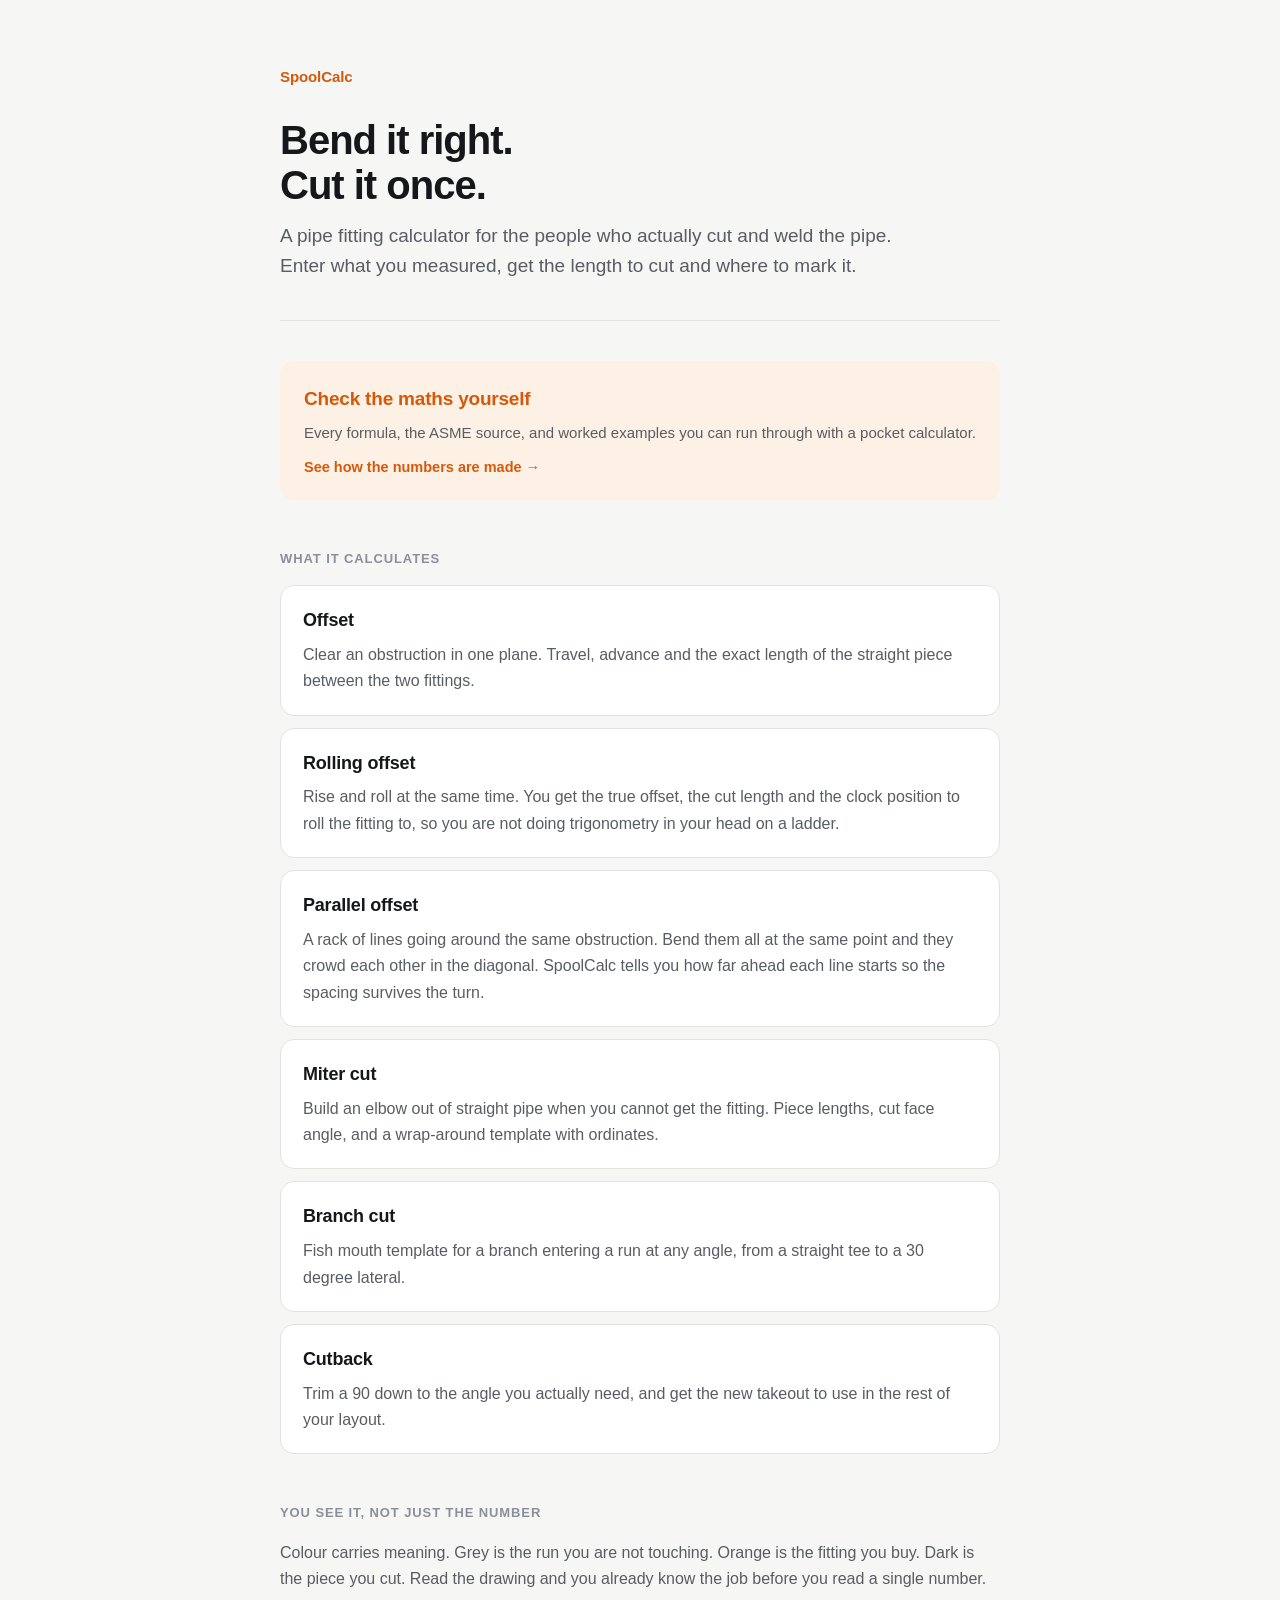
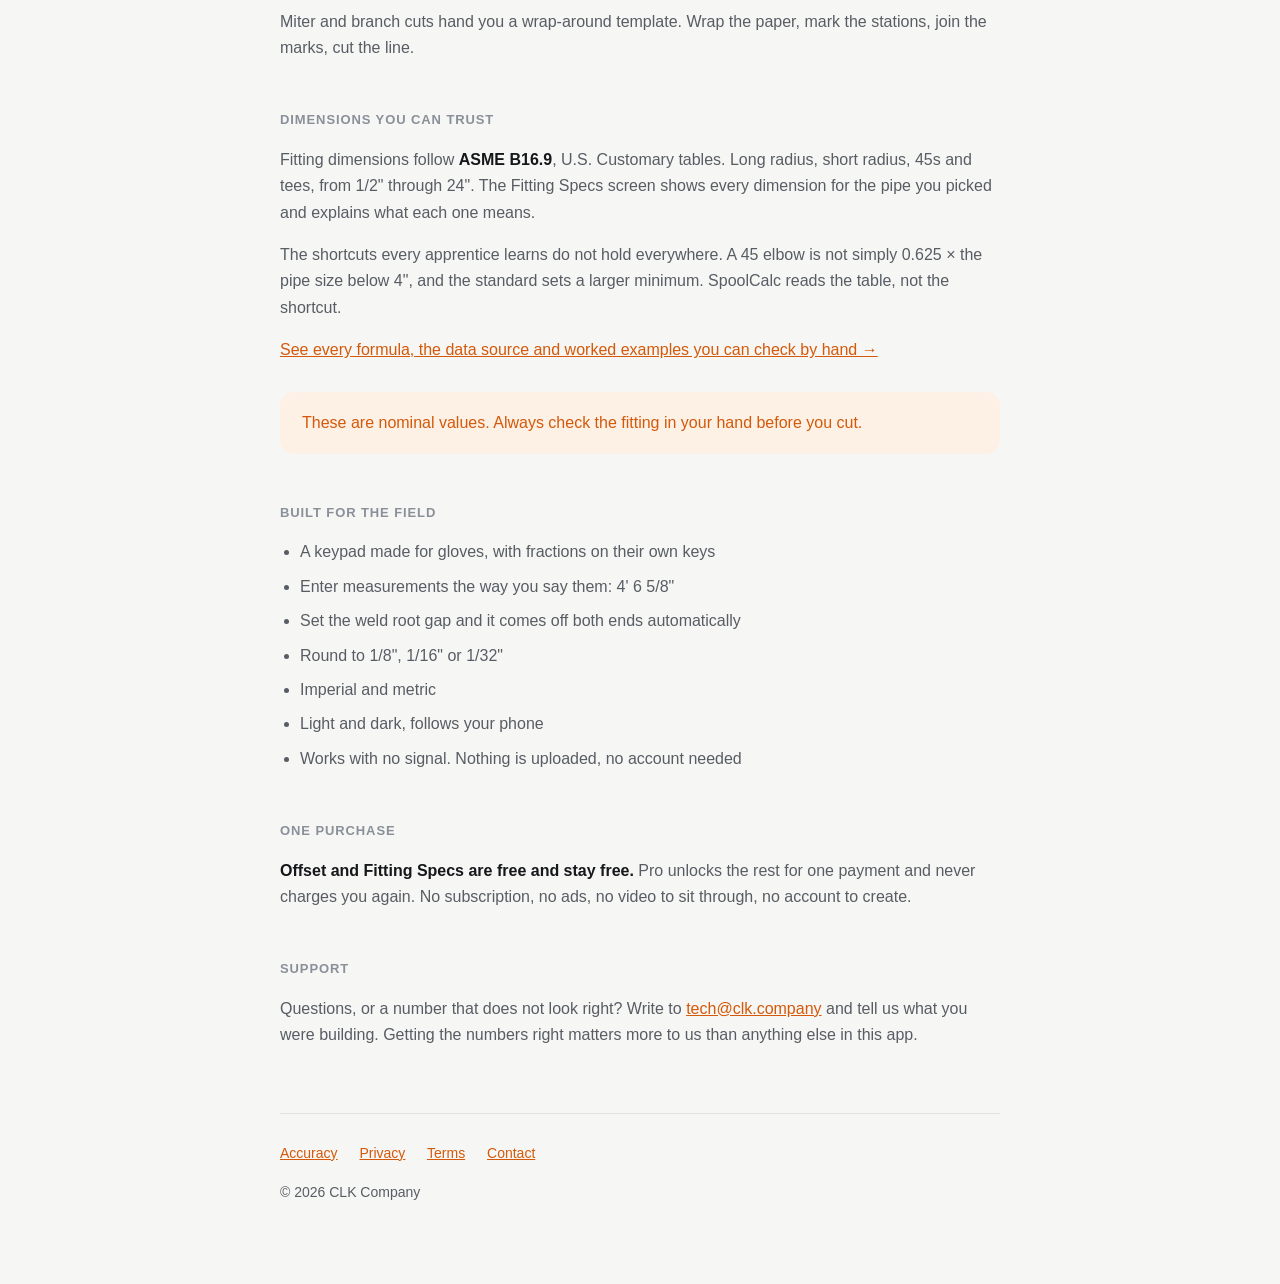
<file: index.html>
<!DOCTYPE html>
<html lang="en">
<head>
<meta charset="utf-8">
<meta name="viewport" content="width=device-width, initial-scale=1">
<title>SpoolCalc — Pipe fitting calculator for iPhone</title>
<meta name="description" content="A pipe fitting calculator for the people who cut and weld the pipe. Offsets, rolling offsets, miter cuts, branch templates and cutbacks, drawn so you see the joint before you build it.">
<link rel="stylesheet" href="style.css">
</head>
<body>
<div class="wrap">

<header>
  <span class="brand">SpoolCalc</span>
  <h1>Bend it right.<br>Cut it once.</h1>
  <p class="lede">A pipe fitting calculator for the people who actually cut and
  weld the pipe. Enter what you measured, get the length to cut and where to
  mark it.</p>
</header>

<a class="cta" href="accuracy.html">
  <span class="cta-t">Check the maths yourself</span>
  <span class="cta-s">Every formula, the ASME source, and worked examples you
  can run through with a pocket calculator.</span>
  <span class="cta-a">See how the numbers are made →</span>
</a>

<h2>What it calculates</h2>

<div class="card">
  <h3>Offset</h3>
  <p>Clear an obstruction in one plane. Travel, advance and the exact length of
  the straight piece between the two fittings.</p>
</div>

<div class="card">
  <h3>Rolling offset</h3>
  <p>Rise and roll at the same time. You get the true offset, the cut length and
  the clock position to roll the fitting to, so you are not doing trigonometry
  in your head on a ladder.</p>
</div>

<div class="card">
  <h3>Parallel offset</h3>
  <p>A rack of lines going around the same obstruction. Bend them all at the
  same point and they crowd each other in the diagonal. SpoolCalc tells you how
  far ahead each line starts so the spacing survives the turn.</p>
</div>

<div class="card">
  <h3>Miter cut</h3>
  <p>Build an elbow out of straight pipe when you cannot get the fitting. Piece
  lengths, cut face angle, and a wrap-around template with ordinates.</p>
</div>

<div class="card">
  <h3>Branch cut</h3>
  <p>Fish mouth template for a branch entering a run at any angle, from a
  straight tee to a 30 degree lateral.</p>
</div>

<div class="card">
  <h3>Cutback</h3>
  <p>Trim a 90 down to the angle you actually need, and get the new takeout to
  use in the rest of your layout.</p>
</div>

<h2>You see it, not just the number</h2>

<p>Colour carries meaning. Grey is the run you are not touching. Orange is the
fitting you buy. Dark is the piece you cut. Read the drawing and you already
know the job before you read a single number.</p>

<p>Miter and branch cuts hand you a wrap-around template. Wrap the paper, mark
the stations, join the marks, cut the line.</p>

<h2>Dimensions you can trust</h2>

<p>Fitting dimensions follow <strong>ASME B16.9</strong>, U.S. Customary tables.
Long radius, short radius, 45s and tees, from 1/2" through 24". The Fitting
Specs screen shows every dimension for the pipe you picked and explains what
each one means.</p>

<p>The shortcuts every apprentice learns do not hold everywhere. A 45 elbow is
not simply 0.625 × the pipe size below 4", and the standard sets a larger
minimum. SpoolCalc reads the table, not the shortcut.</p>

<p><a href="accuracy.html">See every formula, the data source and worked
examples you can check by hand →</a></p>

<div class="note">
  <p>These are nominal values. Always check the fitting in your hand before you
  cut.</p>
</div>

<h2>Built for the field</h2>

<ul>
  <li>A keypad made for gloves, with fractions on their own keys</li>
  <li>Enter measurements the way you say them: 4' 6 5/8"</li>
  <li>Set the weld root gap and it comes off both ends automatically</li>
  <li>Round to 1/8", 1/16" or 1/32"</li>
  <li>Imperial and metric</li>
  <li>Light and dark, follows your phone</li>
  <li>Works with no signal. Nothing is uploaded, no account needed</li>
</ul>

<h2>One purchase</h2>

<p><strong>Offset and Fitting Specs are free and stay free.</strong> Pro unlocks
the rest for one payment and never charges you again. No subscription, no ads,
no video to sit through, no account to create.</p>

<h2>Support</h2>

<p>Questions, or a number that does not look right? Write to
<a href="mailto:tech@clk.company">tech@clk.company</a> and tell us what you were
building. Getting the numbers right matters more to us than anything else in
this app.</p>

<footer>
  <a href="accuracy.html">Accuracy</a>
  <a href="privacy.html">Privacy</a>
  <a href="terms.html">Terms</a>
  <a href="mailto:tech@clk.company">Contact</a>
  <p>© 2026 CLK Company</p>
</footer>

</div>
</body>
</html>
</file>
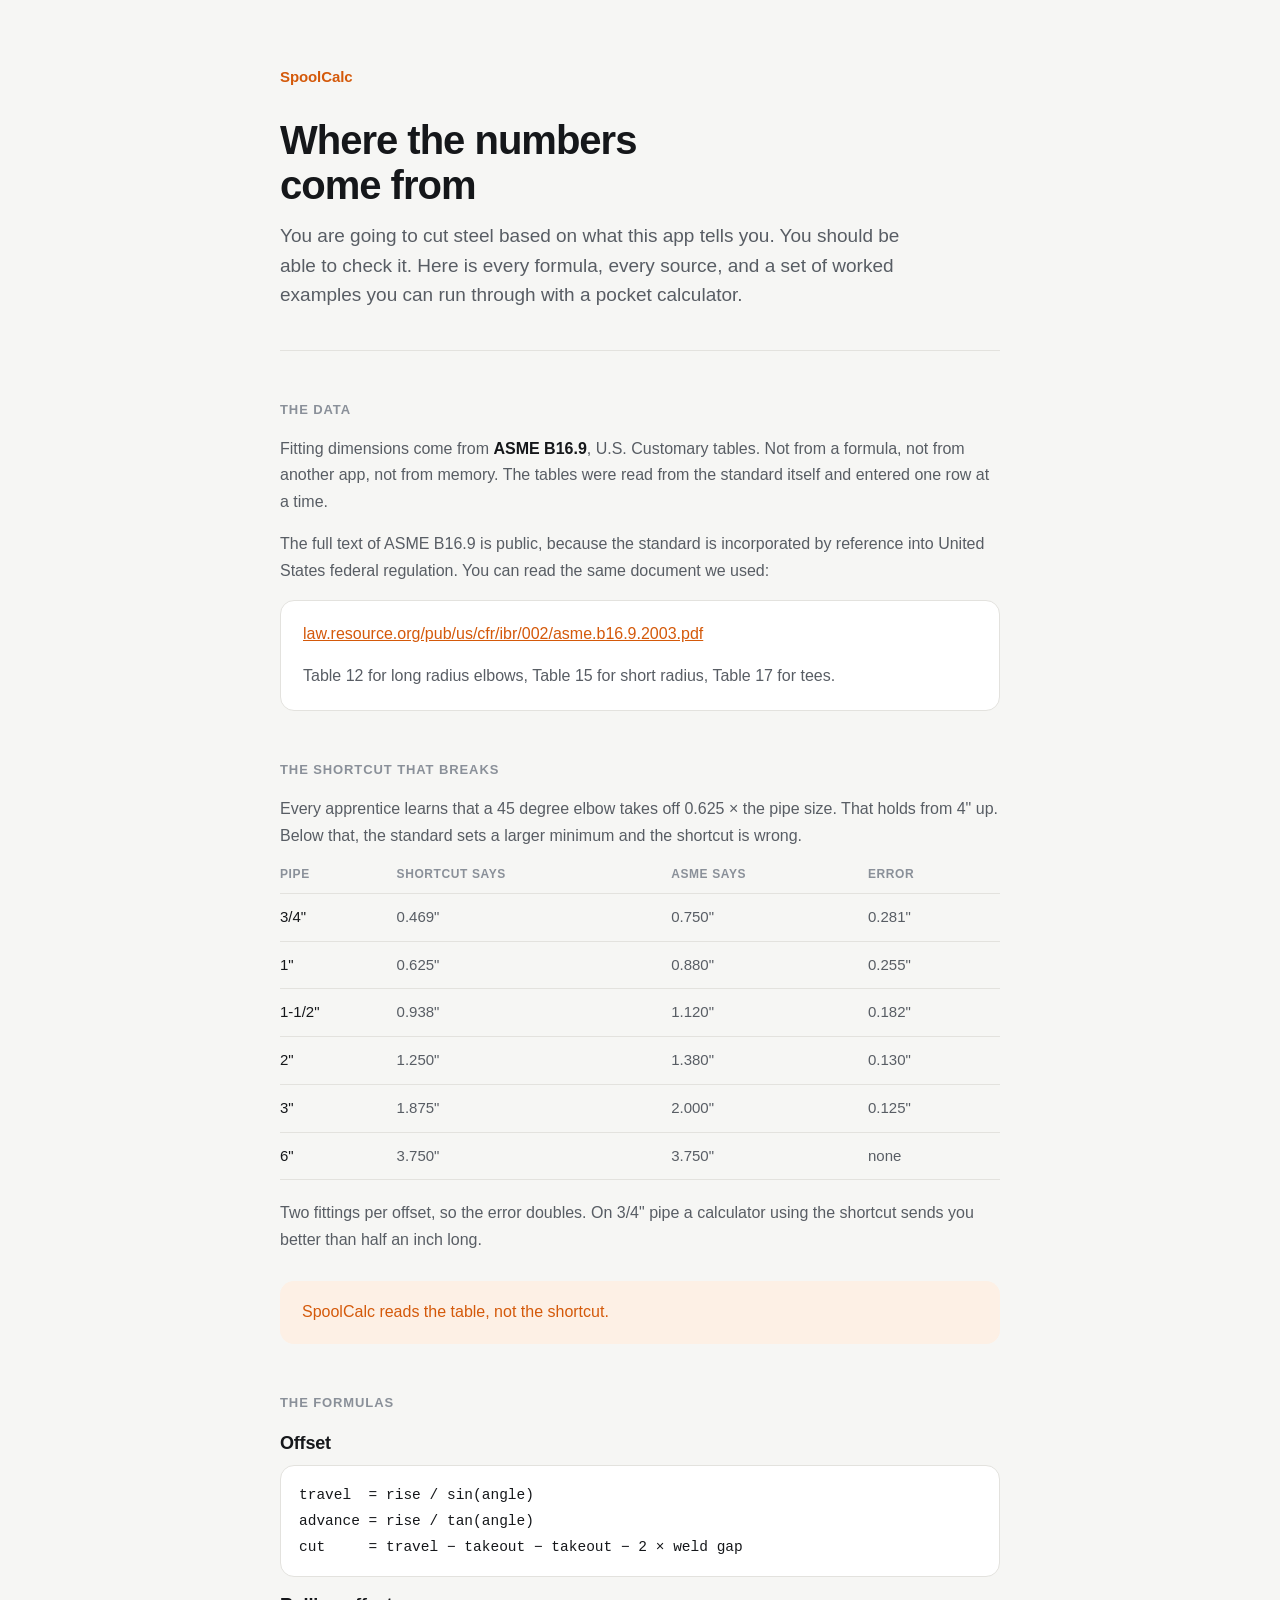
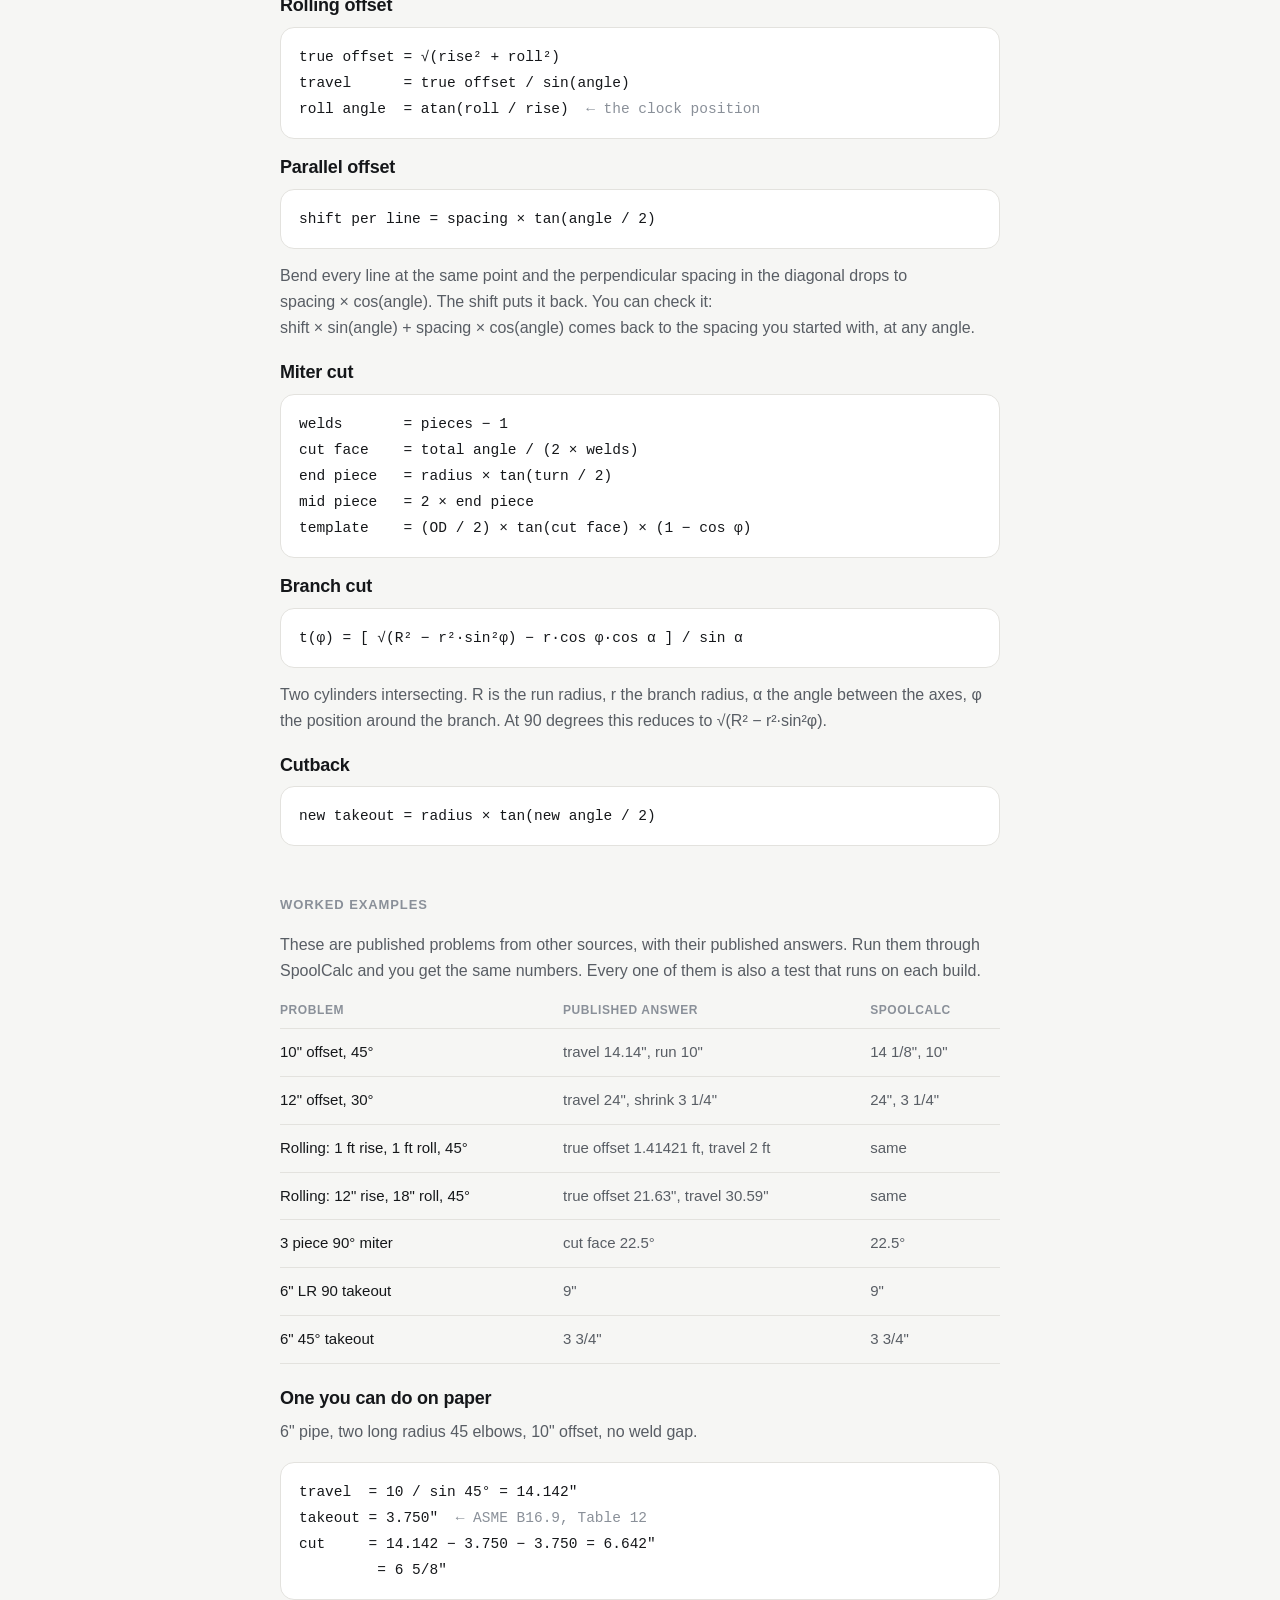
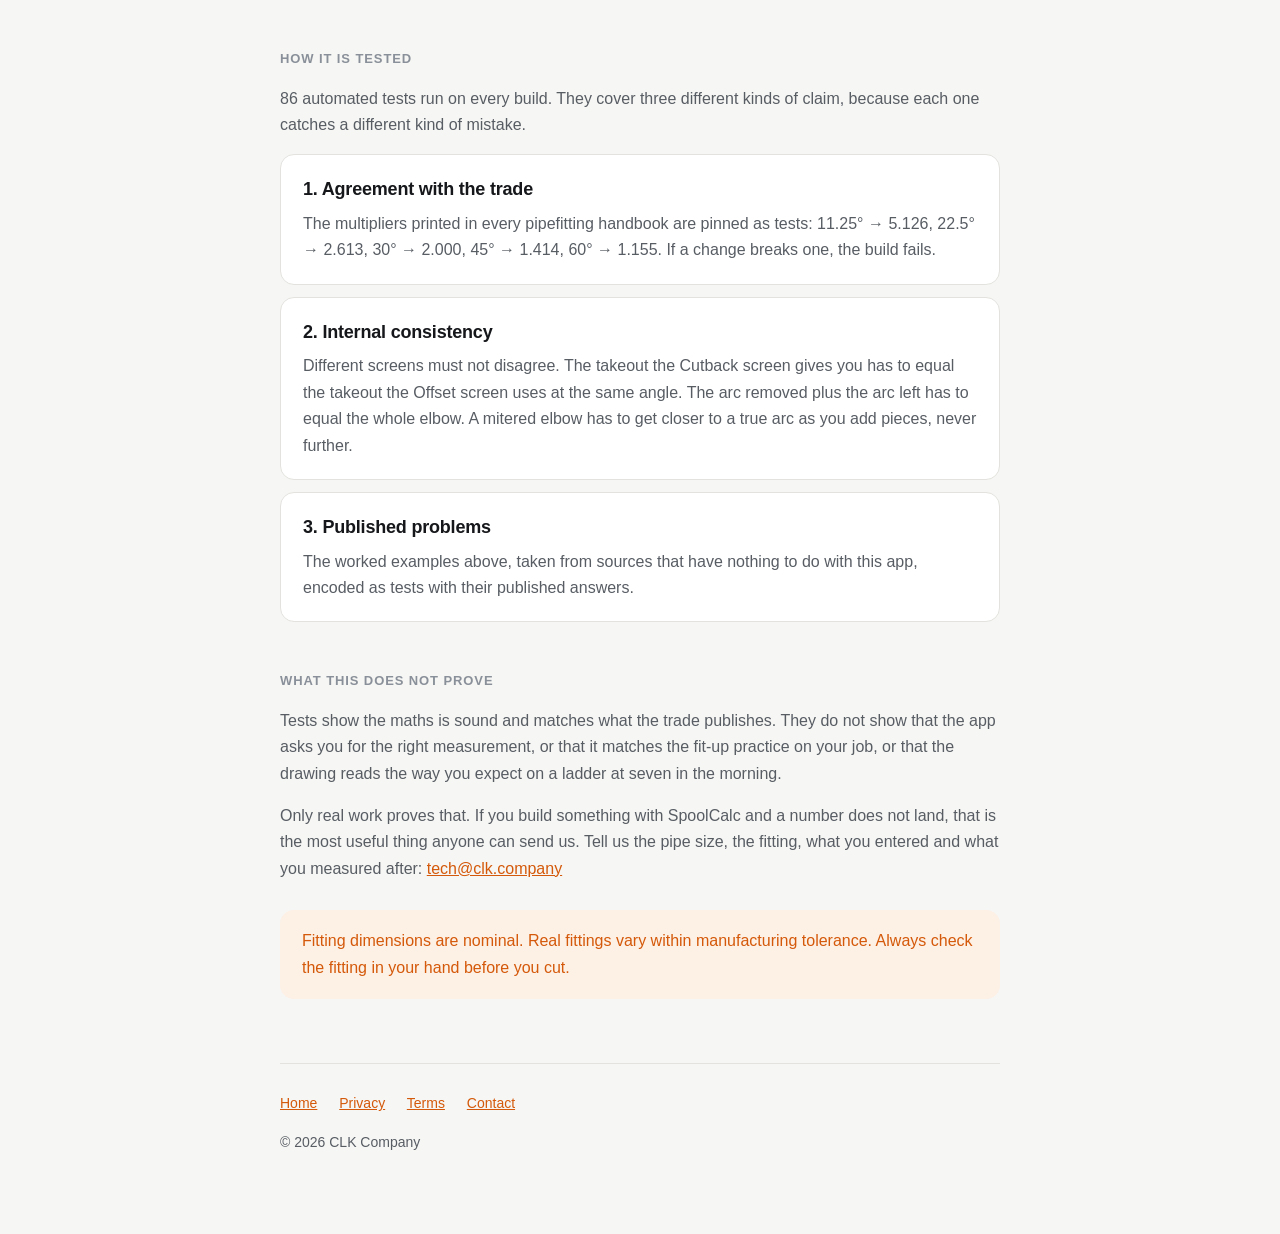
<file: accuracy.html>
<!DOCTYPE html>
<html lang="en">
<head>
<meta charset="utf-8">
<meta name="viewport" content="width=device-width, initial-scale=1">
<title>How SpoolCalc gets its numbers</title>
<meta name="description" content="The formulas, the data source and the worked examples behind SpoolCalc. Check any of them by hand.">
<link rel="stylesheet" href="style.css">
</head>
<body>
<div class="wrap">

<header>
  <a class="brand" href="index.html">SpoolCalc</a>
  <h1>Where the numbers<br>come from</h1>
  <p class="lede">You are going to cut steel based on what this app tells you.
  You should be able to check it. Here is every formula, every source, and a
  set of worked examples you can run through with a pocket calculator.</p>
</header>

<h2>The data</h2>

<p>Fitting dimensions come from <strong>ASME B16.9</strong>, U.S. Customary
tables. Not from a formula, not from another app, not from memory. The tables
were read from the standard itself and entered one row at a time.</p>

<p>The full text of ASME B16.9 is public, because the standard is incorporated
by reference into United States federal regulation. You can read the same
document we used:</p>

<div class="card">
  <p><a href="https://law.resource.org/pub/us/cfr/ibr/002/asme.b16.9.2003.pdf">law.resource.org/pub/us/cfr/ibr/002/asme.b16.9.2003.pdf</a></p>
  <p style="margin:8px 0 0">Table 12 for long radius elbows, Table 15 for short
  radius, Table 17 for tees.</p>
</div>

<h2>The shortcut that breaks</h2>

<p>Every apprentice learns that a 45 degree elbow takes off
<span class="num">0.625 × the pipe size</span>. That holds from 4" up. Below
that, the standard sets a larger minimum and the shortcut is wrong.</p>

<div class="scroll">
<table>
  <tr>
    <th>Pipe</th>
    <th>Shortcut says</th>
    <th>ASME says</th>
    <th>Error</th>
  </tr>
  <tr><td class="num">3/4"</td><td class="num">0.469"</td><td class="num">0.750"</td><td class="num">0.281"</td></tr>
  <tr><td class="num">1"</td><td class="num">0.625"</td><td class="num">0.880"</td><td class="num">0.255"</td></tr>
  <tr><td class="num">1-1/2"</td><td class="num">0.938"</td><td class="num">1.120"</td><td class="num">0.182"</td></tr>
  <tr><td class="num">2"</td><td class="num">1.250"</td><td class="num">1.380"</td><td class="num">0.130"</td></tr>
  <tr><td class="num">3"</td><td class="num">1.875"</td><td class="num">2.000"</td><td class="num">0.125"</td></tr>
  <tr><td class="num">6"</td><td class="num">3.750"</td><td class="num">3.750"</td><td class="num">none</td></tr>
</table>
</div>

<p>Two fittings per offset, so the error doubles. On 3/4" pipe a calculator
using the shortcut sends you better than half an inch long.</p>

<div class="note">
  <p>SpoolCalc reads the table, not the shortcut.</p>
</div>

<h2>The formulas</h2>

<h3>Offset</h3>
<div class="formula">
travel&nbsp;&nbsp;= rise / sin(angle)<br>
advance = rise / tan(angle)<br>
cut&nbsp;&nbsp;&nbsp;&nbsp; = travel − takeout − takeout − 2 × weld gap
</div>

<h3>Rolling offset</h3>
<div class="formula">
true offset = √(rise² + roll²)<br>
travel&nbsp;&nbsp;&nbsp;&nbsp;&nbsp; = true offset / sin(angle)<br>
roll angle&nbsp; = atan(roll / rise) &nbsp;<span class="c">← the clock position</span>
</div>

<h3>Parallel offset</h3>
<div class="formula">
shift per line = spacing × tan(angle / 2)
</div>
<p>Bend every line at the same point and the perpendicular spacing in the
diagonal drops to <span class="num">spacing × cos(angle)</span>. The shift puts
it back. You can check it: <span class="num">shift × sin(angle) + spacing ×
cos(angle)</span> comes back to the spacing you started with, at any angle.</p>

<h3>Miter cut</h3>
<div class="formula">
welds&nbsp;&nbsp;&nbsp;&nbsp;&nbsp;&nbsp; = pieces − 1<br>
cut face&nbsp;&nbsp;&nbsp; = total angle / (2 × welds)<br>
end piece&nbsp;&nbsp; = radius × tan(turn / 2)<br>
mid piece&nbsp;&nbsp; = 2 × end piece<br>
template&nbsp;&nbsp;&nbsp; = (OD / 2) × tan(cut face) × (1 − cos φ)
</div>

<h3>Branch cut</h3>
<div class="formula">
t(φ) = [ √(R² − r²·sin²φ) − r·cos φ·cos α ] / sin α
</div>
<p>Two cylinders intersecting. <span class="num">R</span> is the run radius,
<span class="num">r</span> the branch radius, <span class="num">α</span> the
angle between the axes, <span class="num">φ</span> the position around the
branch. At 90 degrees this reduces to
<span class="num">√(R² − r²·sin²φ)</span>.</p>

<h3>Cutback</h3>
<div class="formula">
new takeout = radius × tan(new angle / 2)
</div>

<h2>Worked examples</h2>

<p>These are published problems from other sources, with their published
answers. Run them through SpoolCalc and you get the same numbers. Every one of
them is also a test that runs on each build.</p>

<div class="scroll">
<table>
  <tr>
    <th>Problem</th>
    <th>Published answer</th>
    <th>SpoolCalc</th>
  </tr>
  <tr>
    <td>10" offset, 45°</td>
    <td class="num">travel 14.14", run 10"</td>
    <td class="num">14 1/8", 10"</td>
  </tr>
  <tr>
    <td>12" offset, 30°</td>
    <td class="num">travel 24", shrink 3 1/4"</td>
    <td class="num">24", 3 1/4"</td>
  </tr>
  <tr>
    <td>Rolling: 1 ft rise, 1 ft roll, 45°</td>
    <td class="num">true offset 1.41421 ft, travel 2 ft</td>
    <td class="num">same</td>
  </tr>
  <tr>
    <td>Rolling: 12" rise, 18" roll, 45°</td>
    <td class="num">true offset 21.63", travel 30.59"</td>
    <td class="num">same</td>
  </tr>
  <tr>
    <td>3 piece 90° miter</td>
    <td class="num">cut face 22.5°</td>
    <td class="num">22.5°</td>
  </tr>
  <tr>
    <td>6" LR 90 takeout</td>
    <td class="num">9"</td>
    <td class="num">9"</td>
  </tr>
  <tr>
    <td>6" 45° takeout</td>
    <td class="num">3 3/4"</td>
    <td class="num">3 3/4"</td>
  </tr>
</table>
</div>

<h3>One you can do on paper</h3>

<p>6" pipe, two long radius 45 elbows, 10" offset, no weld gap.</p>

<div class="formula">
travel&nbsp; = 10 / sin 45° = 14.142"<br>
takeout = 3.750" &nbsp;<span class="c">← ASME B16.9, Table 12</span><br>
cut&nbsp;&nbsp;&nbsp;&nbsp; = 14.142 − 3.750 − 3.750 = 6.642"<br>
&nbsp;&nbsp;&nbsp;&nbsp;&nbsp;&nbsp;&nbsp;&nbsp; = 6 5/8"
</div>

<h2>How it is tested</h2>

<p>86 automated tests run on every build. They cover three different kinds of
claim, because each one catches a different kind of mistake.</p>

<div class="card">
  <h3>1. Agreement with the trade</h3>
  <p>The multipliers printed in every pipefitting handbook are pinned as
  tests: 11.25° → 5.126, 22.5° → 2.613, 30° → 2.000, 45° → 1.414,
  60° → 1.155. If a change breaks one, the build fails.</p>
</div>

<div class="card">
  <h3>2. Internal consistency</h3>
  <p>Different screens must not disagree. The takeout the Cutback screen gives
  you has to equal the takeout the Offset screen uses at the same angle. The arc
  removed plus the arc left has to equal the whole elbow. A mitered elbow has to
  get closer to a true arc as you add pieces, never further.</p>
</div>

<div class="card">
  <h3>3. Published problems</h3>
  <p>The worked examples above, taken from sources that have nothing to do with
  this app, encoded as tests with their published answers.</p>
</div>

<h2>What this does not prove</h2>

<p>Tests show the maths is sound and matches what the trade publishes. They do
not show that the app asks you for the right measurement, or that it matches
the fit-up practice on your job, or that the drawing reads the way you expect
on a ladder at seven in the morning.</p>

<p>Only real work proves that. If you build something with SpoolCalc and a
number does not land, that is the most useful thing anyone can send us. Tell us
the pipe size, the fitting, what you entered and what you measured after:
<a href="mailto:tech@clk.company">tech@clk.company</a></p>

<div class="note">
  <p>Fitting dimensions are nominal. Real fittings vary within manufacturing
  tolerance. Always check the fitting in your hand before you cut.</p>
</div>

<footer>
  <a href="index.html">Home</a>
  <a href="privacy.html">Privacy</a>
  <a href="terms.html">Terms</a>
  <a href="mailto:tech@clk.company">Contact</a>
  <p>© 2026 CLK Company</p>
</footer>

</div>
</body>
</html>
</file>
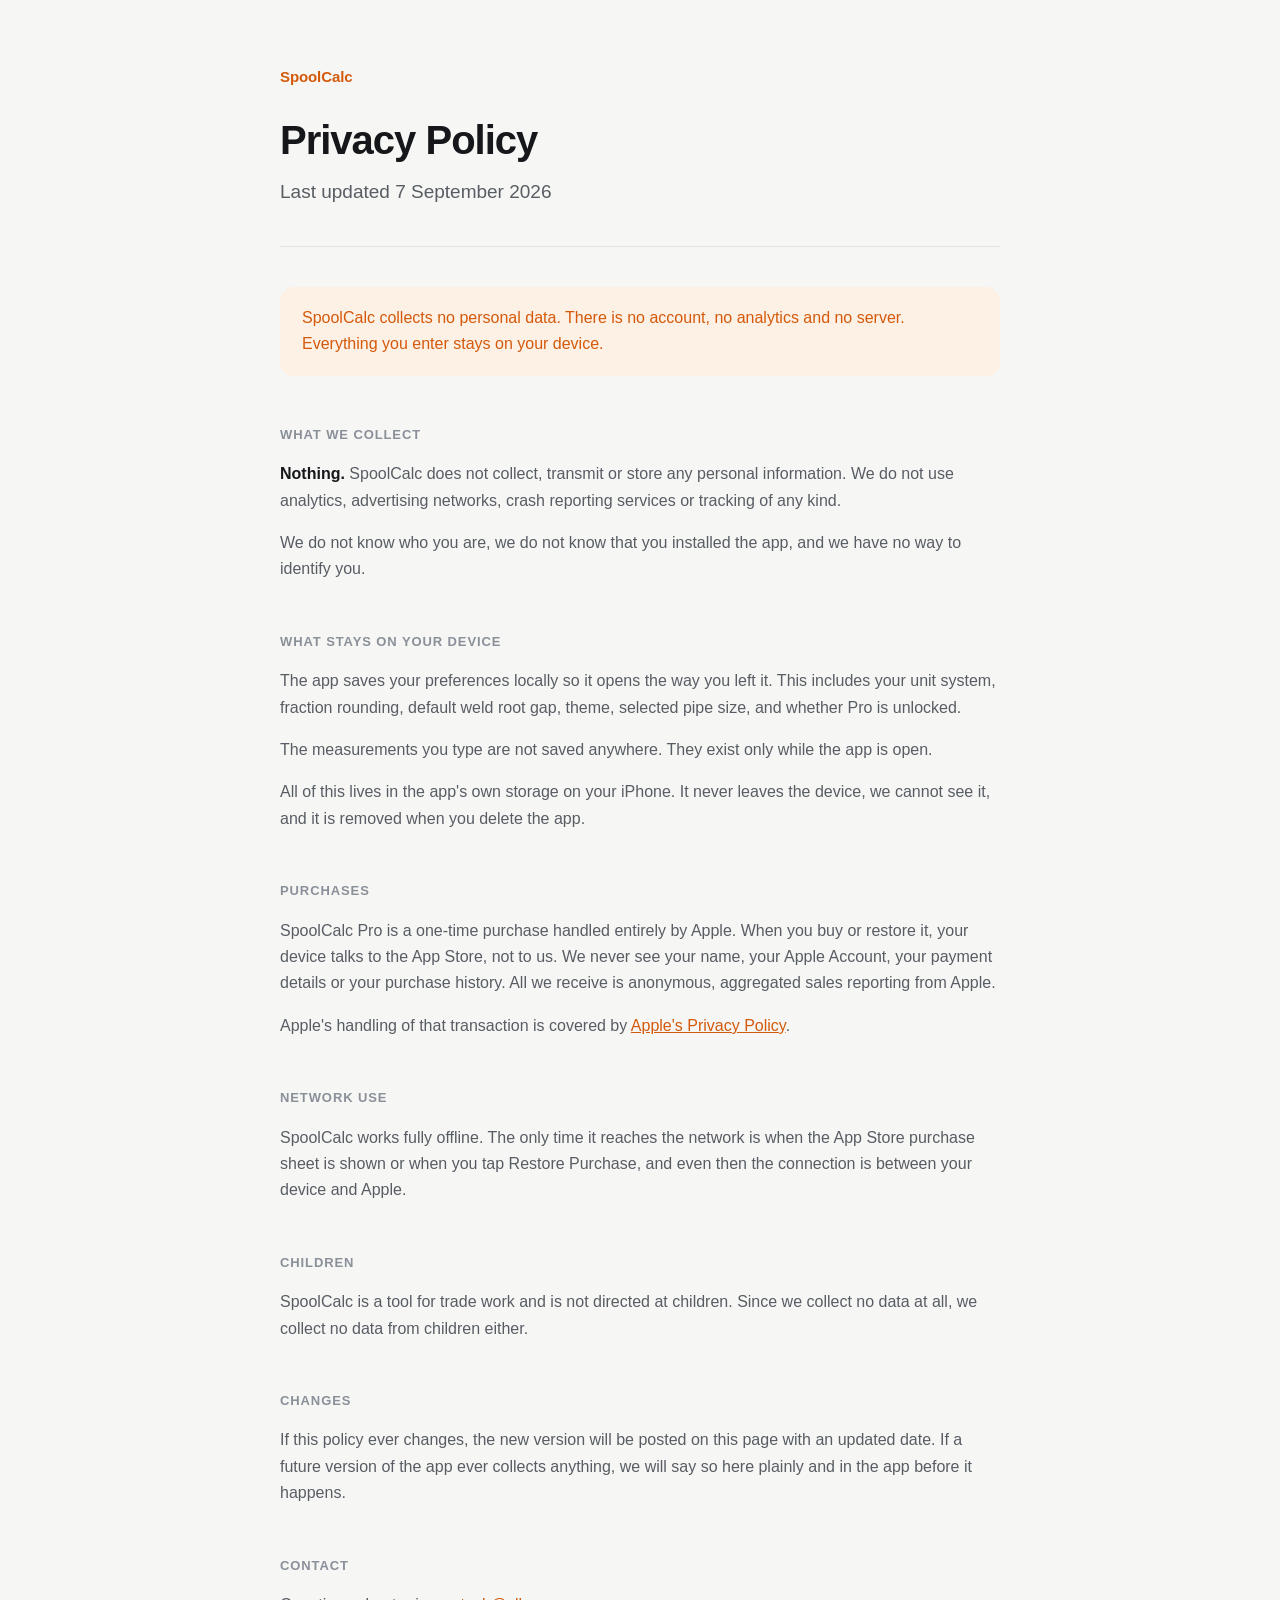
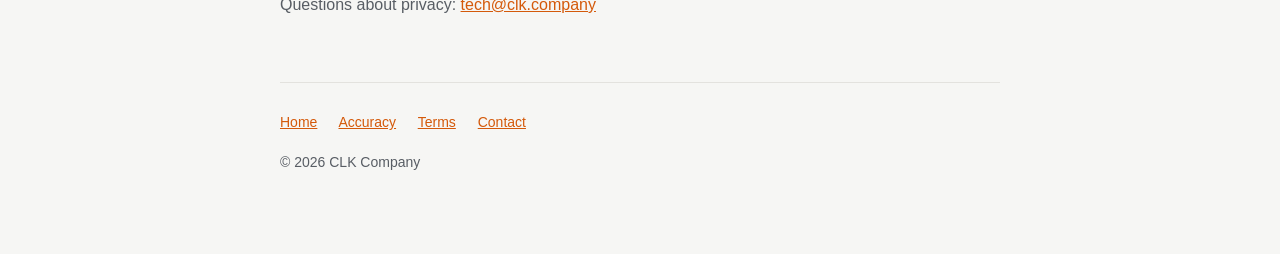
<file: privacy.html>
<!DOCTYPE html>
<html lang="en">
<head>
<meta charset="utf-8">
<meta name="viewport" content="width=device-width, initial-scale=1">
<title>Privacy Policy — SpoolCalc</title>
<meta name="description" content="SpoolCalc collects no personal data. Everything you enter stays on your device.">
<link rel="stylesheet" href="style.css">
</head>
<body>
<div class="wrap">

<header>
  <a class="brand" href="index.html">SpoolCalc</a>
  <h1>Privacy Policy</h1>
  <p class="lede">Last updated 7 September 2026</p>
</header>

<div class="note">
  <p>SpoolCalc collects no personal data. There is no account, no analytics and
  no server. Everything you enter stays on your device.</p>
</div>

<h2>What we collect</h2>

<p><strong>Nothing.</strong> SpoolCalc does not collect, transmit or store any
personal information. We do not use analytics, advertising networks, crash
reporting services or tracking of any kind.</p>

<p>We do not know who you are, we do not know that you installed the app, and we
have no way to identify you.</p>

<h2>What stays on your device</h2>

<p>The app saves your preferences locally so it opens the way you left it. This
includes your unit system, fraction rounding, default weld root gap, theme,
selected pipe size, and whether Pro is unlocked.</p>

<p>The measurements you type are not saved anywhere. They exist only while the
app is open.</p>

<p>All of this lives in the app's own storage on your iPhone. It never leaves
the device, we cannot see it, and it is removed when you delete the app.</p>

<h2>Purchases</h2>

<p>SpoolCalc Pro is a one-time purchase handled entirely by Apple. When you buy
or restore it, your device talks to the App Store, not to us. We never see your
name, your Apple Account, your payment details or your purchase history. All we
receive is anonymous, aggregated sales reporting from Apple.</p>

<p>Apple's handling of that transaction is covered by
<a href="https://www.apple.com/legal/privacy/">Apple's Privacy Policy</a>.</p>

<h2>Network use</h2>

<p>SpoolCalc works fully offline. The only time it reaches the network is when
the App Store purchase sheet is shown or when you tap Restore Purchase, and even
then the connection is between your device and Apple.</p>

<h2>Children</h2>

<p>SpoolCalc is a tool for trade work and is not directed at children. Since we
collect no data at all, we collect no data from children either.</p>

<h2>Changes</h2>

<p>If this policy ever changes, the new version will be posted on this page with
an updated date. If a future version of the app ever collects anything, we will
say so here plainly and in the app before it happens.</p>

<h2>Contact</h2>

<p>Questions about privacy: <a href="mailto:tech@clk.company">tech@clk.company</a></p>

<footer>
  <a href="index.html">Home</a>
  <a href="accuracy.html">Accuracy</a>
  <a href="terms.html">Terms</a>
  <a href="mailto:tech@clk.company">Contact</a>
  <p>© 2026 CLK Company</p>
</footer>

</div>
</body>
</html>
</file>
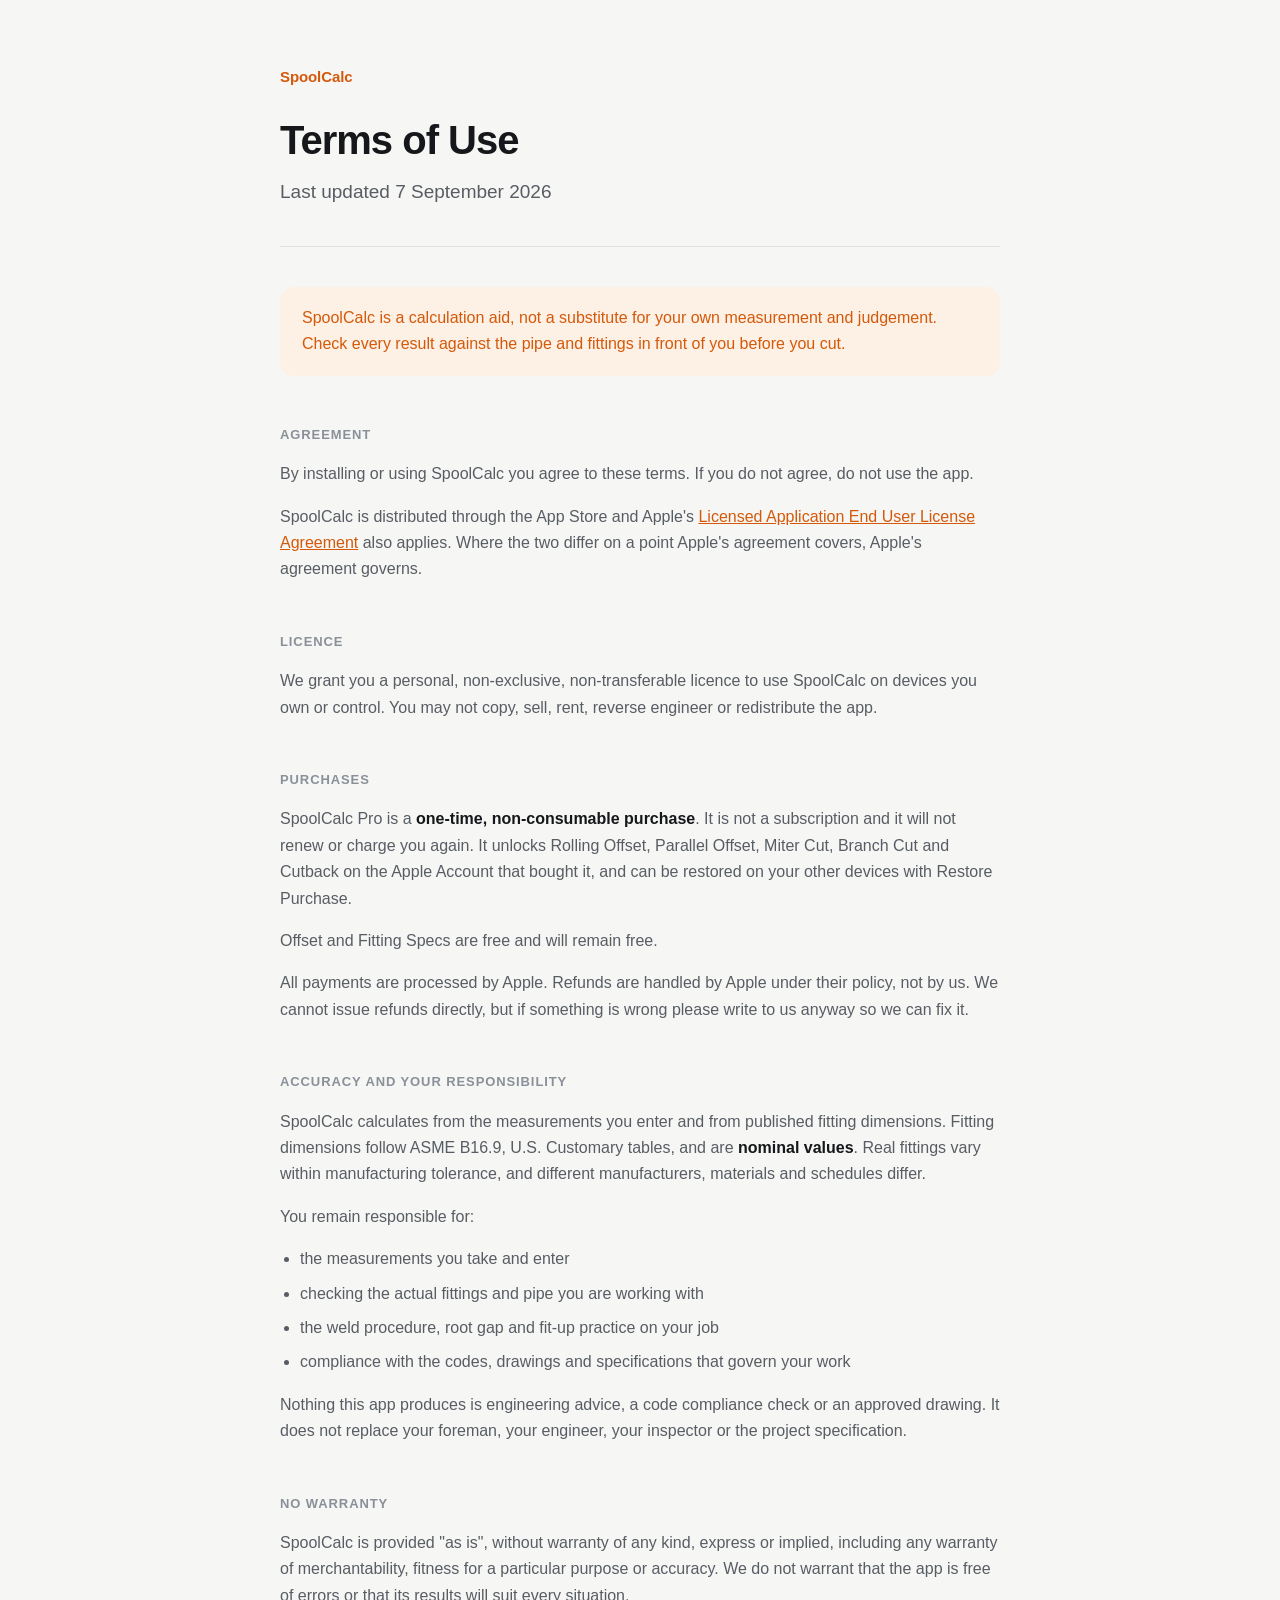
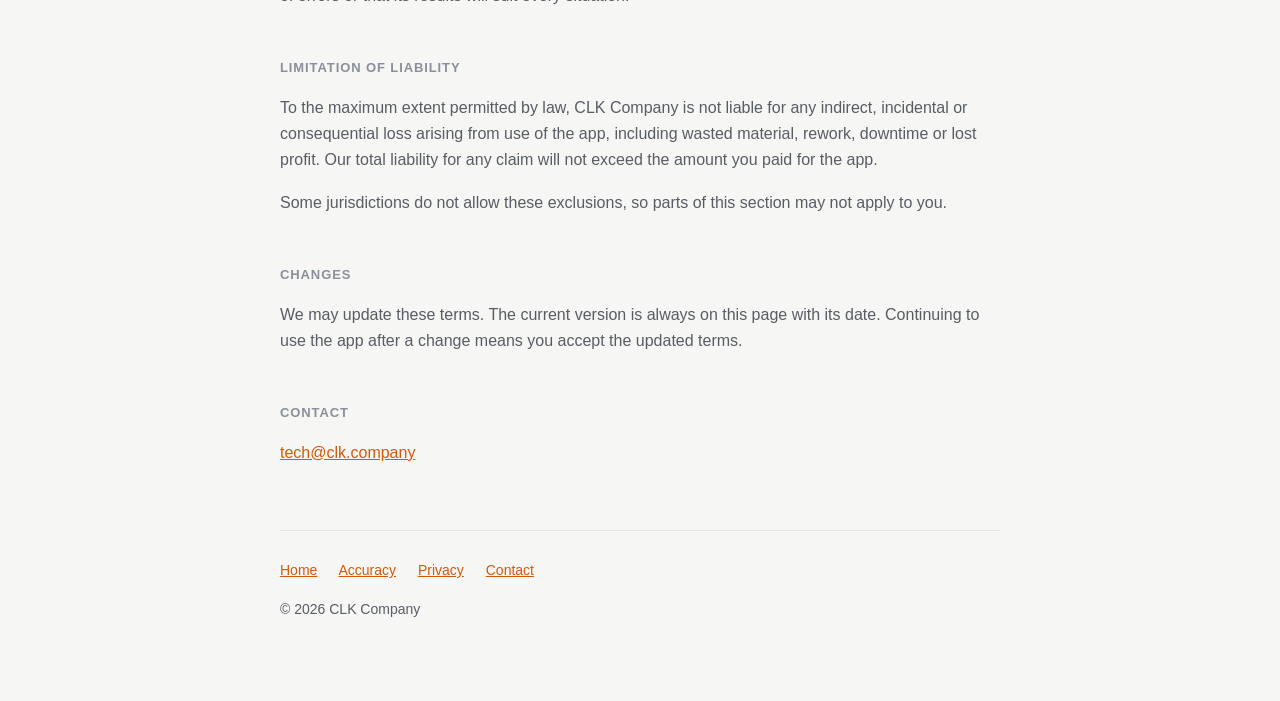
<file: terms.html>
<!DOCTYPE html>
<html lang="en">
<head>
<meta charset="utf-8">
<meta name="viewport" content="width=device-width, initial-scale=1">
<title>Terms of Use — SpoolCalc</title>
<meta name="description" content="Terms of use for SpoolCalc, a pipe fitting calculator for iPhone.">
<link rel="stylesheet" href="style.css">
</head>
<body>
<div class="wrap">

<header>
  <a class="brand" href="index.html">SpoolCalc</a>
  <h1>Terms of Use</h1>
  <p class="lede">Last updated 7 September 2026</p>
</header>

<div class="note">
  <p>SpoolCalc is a calculation aid, not a substitute for your own measurement
  and judgement. Check every result against the pipe and fittings in front of
  you before you cut.</p>
</div>

<h2>Agreement</h2>

<p>By installing or using SpoolCalc you agree to these terms. If you do not
agree, do not use the app.</p>

<p>SpoolCalc is distributed through the App Store and Apple's
<a href="https://www.apple.com/legal/internet-services/itunes/dev/stdeula/">Licensed
Application End User License Agreement</a> also applies. Where the two differ on
a point Apple's agreement covers, Apple's agreement governs.</p>

<h2>Licence</h2>

<p>We grant you a personal, non-exclusive, non-transferable licence to use
SpoolCalc on devices you own or control. You may not copy, sell, rent, reverse
engineer or redistribute the app.</p>

<h2>Purchases</h2>

<p>SpoolCalc Pro is a <strong>one-time, non-consumable purchase</strong>. It is
not a subscription and it will not renew or charge you again. It unlocks Rolling
Offset, Parallel Offset, Miter Cut, Branch Cut and Cutback on the Apple Account
that bought it, and can be restored on your other devices with Restore
Purchase.</p>

<p>Offset and Fitting Specs are free and will remain free.</p>

<p>All payments are processed by Apple. Refunds are handled by Apple under their
policy, not by us. We cannot issue refunds directly, but if something is wrong
please write to us anyway so we can fix it.</p>

<h2>Accuracy and your responsibility</h2>

<p>SpoolCalc calculates from the measurements you enter and from published
fitting dimensions. Fitting dimensions follow ASME B16.9, U.S. Customary tables,
and are <strong>nominal values</strong>. Real fittings vary within manufacturing
tolerance, and different manufacturers, materials and schedules differ.</p>

<p>You remain responsible for:</p>

<ul>
  <li>the measurements you take and enter</li>
  <li>checking the actual fittings and pipe you are working with</li>
  <li>the weld procedure, root gap and fit-up practice on your job</li>
  <li>compliance with the codes, drawings and specifications that govern your
  work</li>
</ul>

<p>Nothing this app produces is engineering advice, a code compliance check or
an approved drawing. It does not replace your foreman, your engineer, your
inspector or the project specification.</p>

<h2>No warranty</h2>

<p>SpoolCalc is provided "as is", without warranty of any kind, express or
implied, including any warranty of merchantability, fitness for a particular
purpose or accuracy. We do not warrant that the app is free of errors or that
its results will suit every situation.</p>

<h2>Limitation of liability</h2>

<p>To the maximum extent permitted by law, CLK Company is not liable for any
indirect, incidental or consequential loss arising from use of the app,
including wasted material, rework, downtime or lost profit. Our total liability
for any claim will not exceed the amount you paid for the app.</p>

<p>Some jurisdictions do not allow these exclusions, so parts of this section
may not apply to you.</p>

<h2>Changes</h2>

<p>We may update these terms. The current version is always on this page with
its date. Continuing to use the app after a change means you accept the updated
terms.</p>

<h2>Contact</h2>

<p><a href="mailto:tech@clk.company">tech@clk.company</a></p>

<footer>
  <a href="index.html">Home</a>
  <a href="accuracy.html">Accuracy</a>
  <a href="privacy.html">Privacy</a>
  <a href="mailto:tech@clk.company">Contact</a>
  <p>© 2026 CLK Company</p>
</footer>

</div>
</body>
</html>
</file>
<file: style.css>
:root {
  --bg: #f6f6f4;
  --card: #ffffff;
  --line: #e3e2de;
  --ink: #15171a;
  --ink-2: #585d64;
  --ink-3: #8a9099;
  --accent: #d4590a;
  --accent-bg: #fdf0e5;
  --radius: 14px;
}

@media (prefers-color-scheme: dark) {
  :root {
    --bg: #0d0f12;
    --card: #16191d;
    --line: #2a2f35;
    --ink: #f1f3f5;
    --ink-2: #9ba2aa;
    --ink-3: #6b7280;
    --accent: #ff8a3d;
    --accent-bg: #2e1b0c;
  }
}

* { box-sizing: border-box; }

body {
  margin: 0;
  padding: 0 20px 80px;
  background: var(--bg);
  color: var(--ink);
  font: 16px/1.65 -apple-system, BlinkMacSystemFont, "Segoe UI", Roboto,
        Helvetica, Arial, sans-serif;
  -webkit-font-smoothing: antialiased;
}

.wrap { max-width: 720px; margin: 0 auto; }

header {
  padding: 64px 0 40px;
  border-bottom: 1px solid var(--line);
  margin-bottom: 40px;
}

.brand {
  font-size: 15px;
  font-weight: 600;
  letter-spacing: -0.1px;
  color: var(--accent);
  text-decoration: none;
  display: inline-block;
  margin-bottom: 28px;
}

h1 {
  font-size: 40px;
  line-height: 1.12;
  letter-spacing: -1px;
  font-weight: 600;
  margin: 0 0 14px;
}

.lede {
  font-size: 19px;
  line-height: 1.55;
  color: var(--ink-2);
  margin: 0;
  max-width: 34em;
}

h2 {
  font-size: 13px;
  font-weight: 700;
  letter-spacing: 0.9px;
  text-transform: uppercase;
  color: var(--ink-3);
  margin: 48px 0 16px;
}

h3 {
  font-size: 18px;
  font-weight: 600;
  letter-spacing: -0.2px;
  margin: 0 0 6px;
}

p { margin: 0 0 16px; color: var(--ink-2); }
p.tight { margin-bottom: 8px; }
strong { color: var(--ink); font-weight: 600; }

.card {
  background: var(--card);
  border: 1px solid var(--line);
  border-radius: var(--radius);
  padding: 20px 22px;
  margin-bottom: 12px;
}

.card p:last-child { margin-bottom: 0; }

.note {
  background: var(--accent-bg);
  border: none;
  border-radius: var(--radius);
  padding: 18px 22px;
  margin: 28px 0;
}
.note p { color: var(--accent); margin: 0; }

ul { margin: 0 0 16px; padding-left: 20px; color: var(--ink-2); }
li { margin-bottom: 8px; }

a { color: var(--accent); }

footer {
  margin-top: 64px;
  padding-top: 28px;
  border-top: 1px solid var(--line);
  font-size: 14px;
  color: var(--ink-3);
}
footer a { margin-right: 18px; }
footer p { font-size: 14px; margin: 16px 0 0; }

@media (max-width: 520px) {
  header { padding-top: 44px; }
  h1 { font-size: 31px; }
  .lede { font-size: 17px; }
}

table {
  width: 100%;
  border-collapse: collapse;
  margin: 0 0 20px;
  font-size: 15px;
}
th {
  text-align: left;
  font-weight: 600;
  font-size: 12px;
  letter-spacing: 0.6px;
  text-transform: uppercase;
  color: var(--ink-3);
  padding: 0 12px 8px 0;
  border-bottom: 1px solid var(--line);
}
td {
  padding: 11px 12px 11px 0;
  border-bottom: 1px solid var(--line);
  color: var(--ink-2);
  vertical-align: top;
}
td:first-child { color: var(--ink); }
.num { font-variant-numeric: tabular-nums; white-space: nowrap; }

.formula {
  font-family: ui-monospace, SFMono-Regular, Menlo, monospace;
  font-size: 14.5px;
  line-height: 1.8;
  background: var(--card);
  border: 1px solid var(--line);
  border-radius: var(--radius);
  padding: 16px 18px;
  margin: 0 0 14px;
  color: var(--ink);
  overflow-x: auto;
}
.formula .c { color: var(--ink-3); }

.scroll { overflow-x: auto; }

.cta {
  display: block;
  text-decoration: none;
  background: var(--accent-bg);
  border-radius: var(--radius);
  padding: 22px 24px 20px;
  margin: 0 0 8px;
}
.cta-t {
  display: block;
  font-size: 19px;
  font-weight: 600;
  letter-spacing: -0.2px;
  color: var(--accent);
  margin-bottom: 6px;
}
.cta-s {
  display: block;
  font-size: 15px;
  line-height: 1.55;
  color: var(--ink-2);
  margin-bottom: 12px;
}
.cta-a {
  display: block;
  font-size: 14.5px;
  font-weight: 600;
  color: var(--accent);
}
</file>
